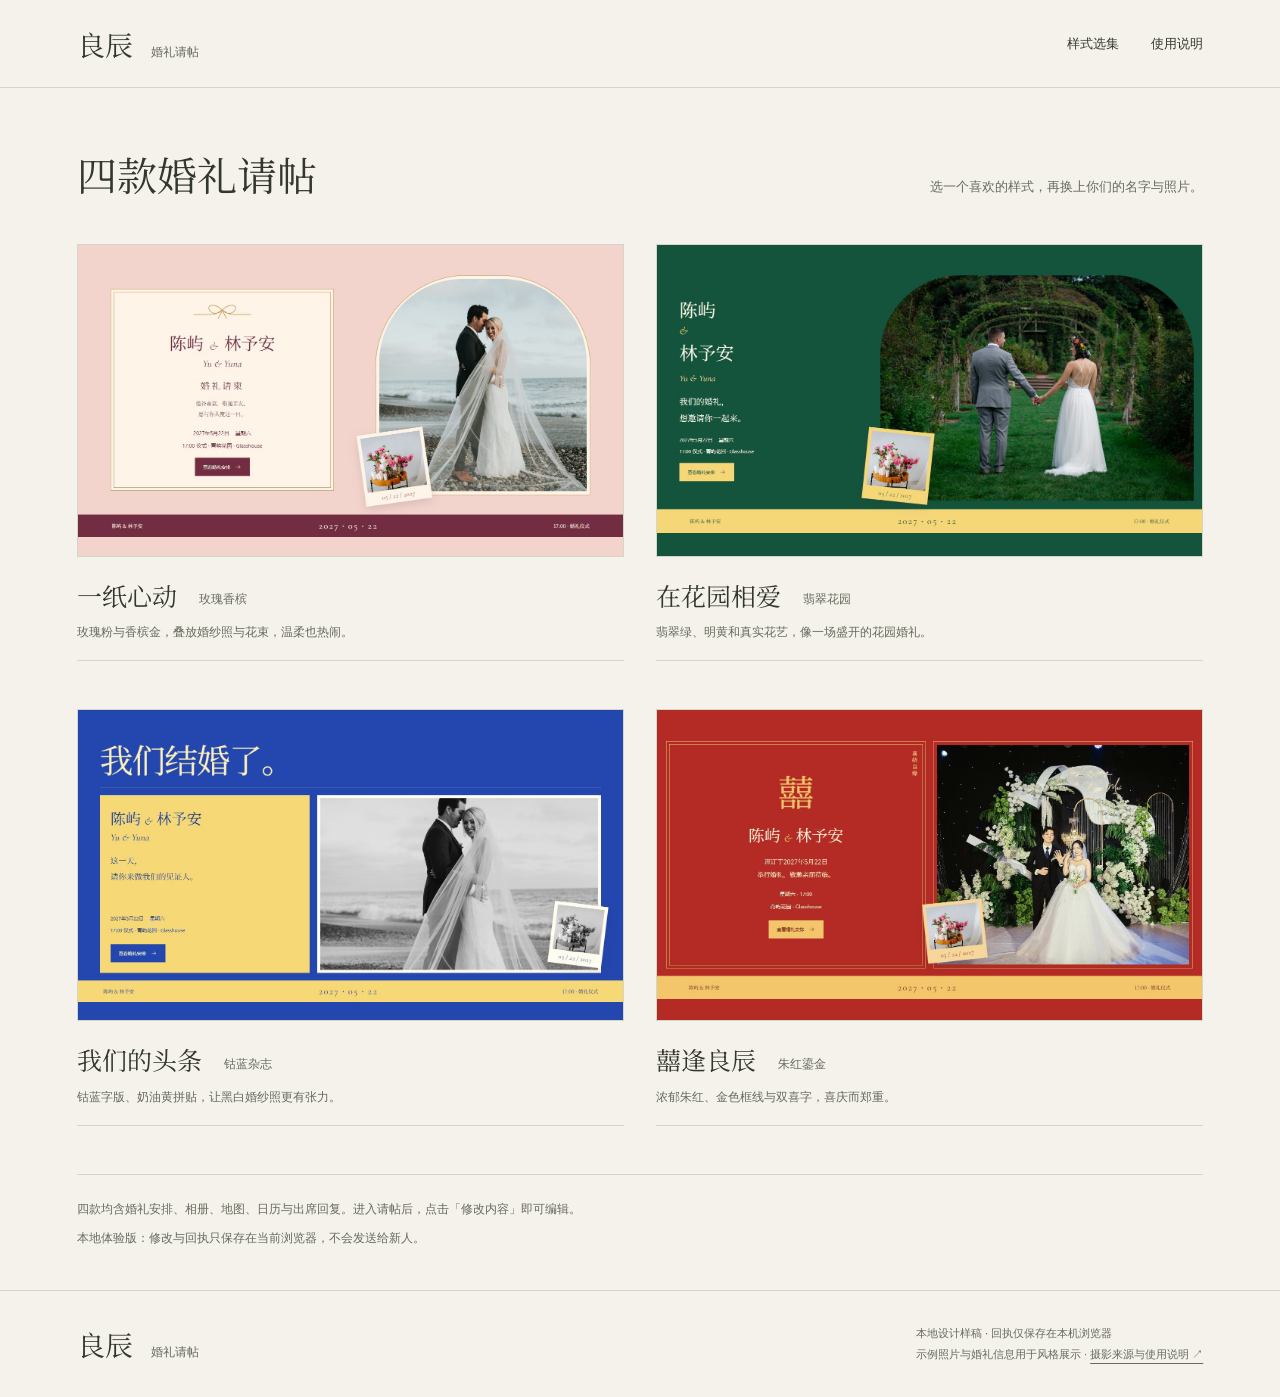
<file: index.html>
<!doctype html>
<html lang="zh-CN"><head><meta charset="utf-8"><meta name="viewport" content="width=device-width,initial-scale=1"><title>良辰 · 四种婚礼邀请</title><meta name="description" content="四款可在本地浏览、编辑和体验的婚礼电子请帖。"><link rel="stylesheet" href="assets/fonts.css"><link rel="stylesheet" href="assets/showroom.css"></head>
<body><a class="skip" href="#collection">跳至样式选集</a>
<header class="masthead"><a class="brand" href="index.html">良辰<span>婚礼请帖</span></a><nav aria-label="主导航"><a href="#collection">样式选集</a><a href="credits.html">使用说明</a></nav></header>
<main><section class="intro"><h1>四款婚礼请帖</h1><p>选一个喜欢的样式，再换上你们的名字与照片。</p></section>
<section class="collection" id="collection"><div class="design-grid">
<a class="design" href="invitation.html?style=ivory"><div class="design-preview ivory-preview"><img src="assets/preview-ivory.jpg" alt="玫瑰香槟款请帖预览" onerror="this.src='assets/portrait.jpg';this.onerror=null"><span class="preview-cta">打开这封邀请 ↗</span></div><div class="design-meta"><div><h2>一纸心动 <span>玫瑰香槟</span></h2><p>玫瑰粉与香槟金，叠放婚纱照与花束，温柔也热闹。</p></div></div></a>
<a class="design" href="invitation.html?style=garden"><div class="design-preview garden-preview"><img src="assets/preview-garden.jpg" alt="翡翠花园款请帖预览" onerror="this.src='assets/walk.jpg';this.onerror=null"><span class="preview-cta">打开这封邀请 ↗</span></div><div class="design-meta"><div><h2>在花园相爱 <span>翡翠花园</span></h2><p>翡翠绿、明黄和真实花艺，像一场盛开的花园婚礼。</p></div></div></a>
<a class="design" href="invitation.html?style=editorial"><div class="design-preview editorial-preview"><img src="assets/preview-editorial.jpg" alt="钴蓝杂志款请帖预览" onerror="this.src='assets/portrait.jpg';this.onerror=null"><span class="preview-cta">打开这封邀请 ↗</span></div><div class="design-meta"><div><h2>我们的头条 <span>钴蓝杂志</span></h2><p>钴蓝字版、奶油黄拼贴，让黑白婚纱照更有张力。</p></div></div></a>
<a class="design" href="invitation.html?style=rouge"><div class="design-preview rouge-preview"><img src="assets/preview-rouge.jpg" alt="朱红鎏金款请帖预览" onerror="this.src='assets/couple.jpg';this.onerror=null"><span class="preview-cta">打开这封邀请 ↗</span></div><div class="design-meta"><div><h2>囍逢良辰 <span>朱红鎏金</span></h2><p>浓郁朱红、金色框线与双喜字，喜庆而郑重。</p></div></div></a>
</div></section>
<aside class="usage-note"><p>四款均含婚礼安排、相册、地图、日历与出席回复。进入请帖后，点击「修改内容」即可编辑。</p><p>本地体验版：修改与回执只保存在当前浏览器，不会发送给新人。</p></aside>
</main><footer><a class="brand" href="index.html">良辰<span>婚礼请帖</span></a><p>本地设计样稿 · 回执仅保存在本机浏览器<br>示例照片与婚礼信息用于风格展示 · <a href="credits.html">摄影来源与使用说明 ↗</a></p></footer></body></html>
</file>
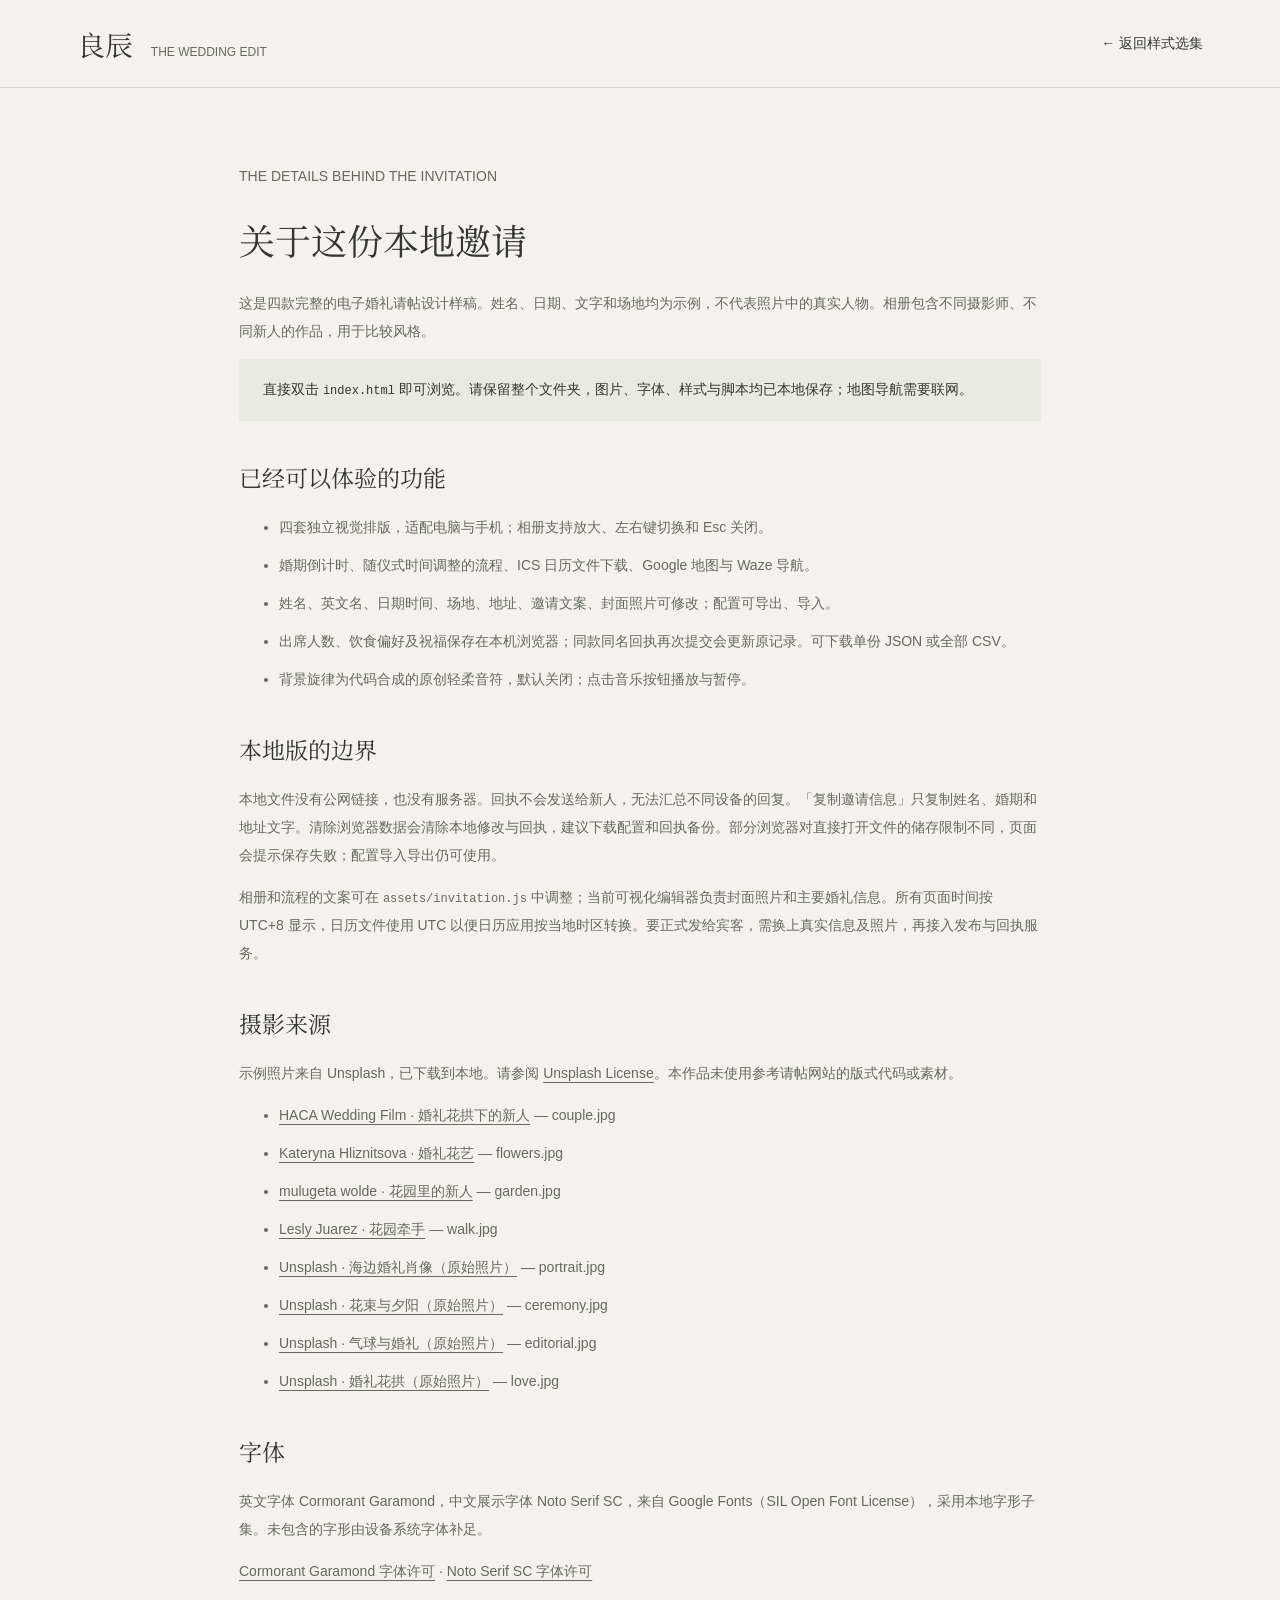
<file: credits.html>
<!doctype html><html lang="zh-CN"><head><meta charset="utf-8"><meta name="viewport" content="width=device-width,initial-scale=1"><title>摄影来源与使用说明 · 良辰</title><link rel="stylesheet" href="assets/fonts.css"><link rel="stylesheet" href="assets/showroom.css"><style>main{max-width:850px;margin:auto;padding:60px 24px}h1{font:36px var(--serif)}h2{font:23px var(--serif);margin-top:40px}p,li{line-height:2;color:#646b5d}main a{text-decoration:underline;text-underline-offset:4px}li{margin-bottom:10px}code{font-size:12px} .note{background:#e9ebdf;padding:18px 24px}</style></head><body><header class="masthead"><a class="brand" href="index.html">良辰<span>THE WEDDING EDIT</span></a><a href="index.html">← 返回样式选集</a></header><main><p class="eyebrow">THE DETAILS BEHIND THE INVITATION</p><h1>关于这份本地邀请</h1><p>这是四款完整的电子婚礼请帖设计样稿。姓名、日期、文字和场地均为示例，不代表照片中的真实人物。相册包含不同摄影师、不同新人的作品，用于比较风格。</p><div class="note">直接双击 <code>index.html</code> 即可浏览。请保留整个文件夹，图片、字体、样式与脚本均已本地保存；地图导航需要联网。</div><h2>已经可以体验的功能</h2><ul><li>四套独立视觉排版，适配电脑与手机；相册支持放大、左右键切换和 Esc 关闭。</li><li>婚期倒计时、随仪式时间调整的流程、ICS 日历文件下载、Google 地图与 Waze 导航。</li><li>姓名、英文名、日期时间、场地、地址、邀请文案、封面照片可修改；配置可导出、导入。</li><li>出席人数、饮食偏好及祝福保存在本机浏览器；同款同名回执再次提交会更新原记录。可下载单份 JSON 或全部 CSV。</li><li>背景旋律为代码合成的原创轻柔音符，默认关闭；点击音乐按钮播放与暂停。</li></ul><h2>本地版的边界</h2><p>本地文件没有公网链接，也没有服务器。回执不会发送给新人，无法汇总不同设备的回复。「复制邀请信息」只复制姓名、婚期和地址文字。清除浏览器数据会清除本地修改与回执，建议下载配置和回执备份。部分浏览器对直接打开文件的储存限制不同，页面会提示保存失败；配置导入导出仍可使用。</p><p>相册和流程的文案可在 <code>assets/invitation.js</code> 中调整；当前可视化编辑器负责封面照片和主要婚礼信息。所有页面时间按 UTC+8 显示，日历文件使用 UTC 以便日历应用按当地时区转换。要正式发给宾客，需换上真实信息及照片，再接入发布与回执服务。</p><h2>摄影来源</h2><p>示例照片来自 Unsplash，已下载到本地。请参阅 <a href="https://unsplash.com/license" target="_blank" rel="noopener">Unsplash License</a>。本作品未使用参考请帖网站的版式代码或素材。</p><ul><li><a href="https://unsplash.com/photos/a-bride-and-groom-stand-before-a-beautiful-wedding-arch-8GCS7MKzub8" target="_blank" rel="noopener">HACA Wedding Film · 婚礼花拱下的新人</a> — couple.jpg</li><li><a href="https://unsplash.com/photos/a-wooden-table-topped-with-vases-filled-with-flowers-X9VFYxRBrow" target="_blank" rel="noopener">Kateryna Hliznitsova · 婚礼花艺</a> — flowers.jpg</li><li><a href="https://unsplash.com/photos/man-and-woman-kissing-on-purple-flower-field-during-daytime-5RSMcIjaK0s" target="_blank" rel="noopener">mulugeta wolde · 花园里的新人</a> — garden.jpg</li><li><a href="https://unsplash.com/photos/man-and-woman-holding-hands-under-arch-near-trees-LaxK_WD5Snk" target="_blank" rel="noopener">Lesly Juarez · 花园牵手</a> — walk.jpg</li><li><a href="https://images.unsplash.com/photo-1537633552985-df8429e8048b" target="_blank" rel="noopener">Unsplash · 海边婚礼肖像（原始照片）</a> — portrait.jpg</li><li><a href="https://images.unsplash.com/photo-1519741497674-611481863552" target="_blank" rel="noopener">Unsplash · 花束与夕阳（原始照片）</a> — ceremony.jpg</li><li><a href="https://images.unsplash.com/photo-1511285560929-80b456fea0bc" target="_blank" rel="noopener">Unsplash · 气球与婚礼（原始照片）</a> — editorial.jpg</li><li><a href="https://images.unsplash.com/photo-1529636798458-92182e662485" target="_blank" rel="noopener">Unsplash · 婚礼花拱（原始照片）</a> — love.jpg</li></ul><h2>字体</h2><p>英文字体 Cormorant Garamond，中文展示字体 Noto Serif SC，来自 Google Fonts（SIL Open Font License），采用本地字形子集。未包含的字形由设备系统字体补足。</p><p><a href="https://github.com/google/fonts/blob/main/ofl/cormorantgaramond/OFL.txt">Cormorant Garamond 字体许可</a> · <a href="https://github.com/google/fonts/blob/main/ofl/notoserifsc/OFL.txt">Noto Serif SC 字体许可</a></p></main></body></html>
</file>
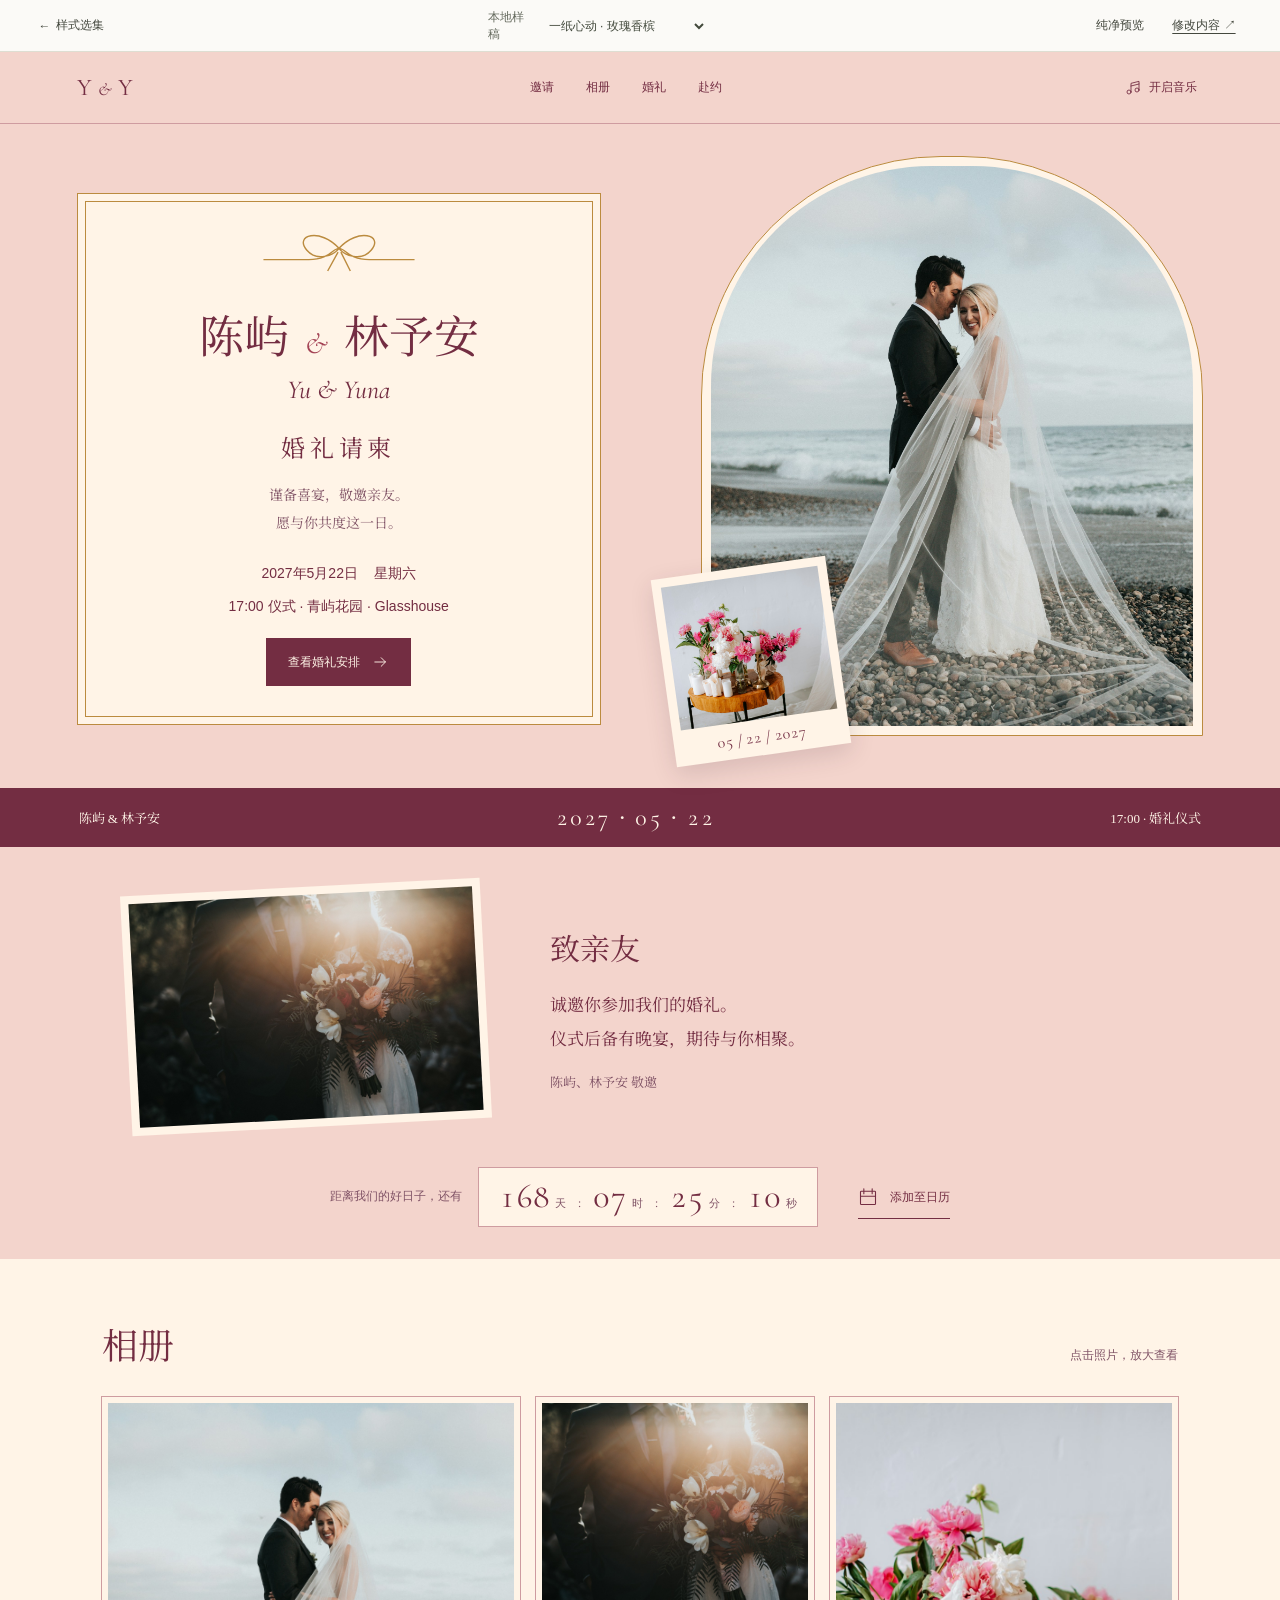
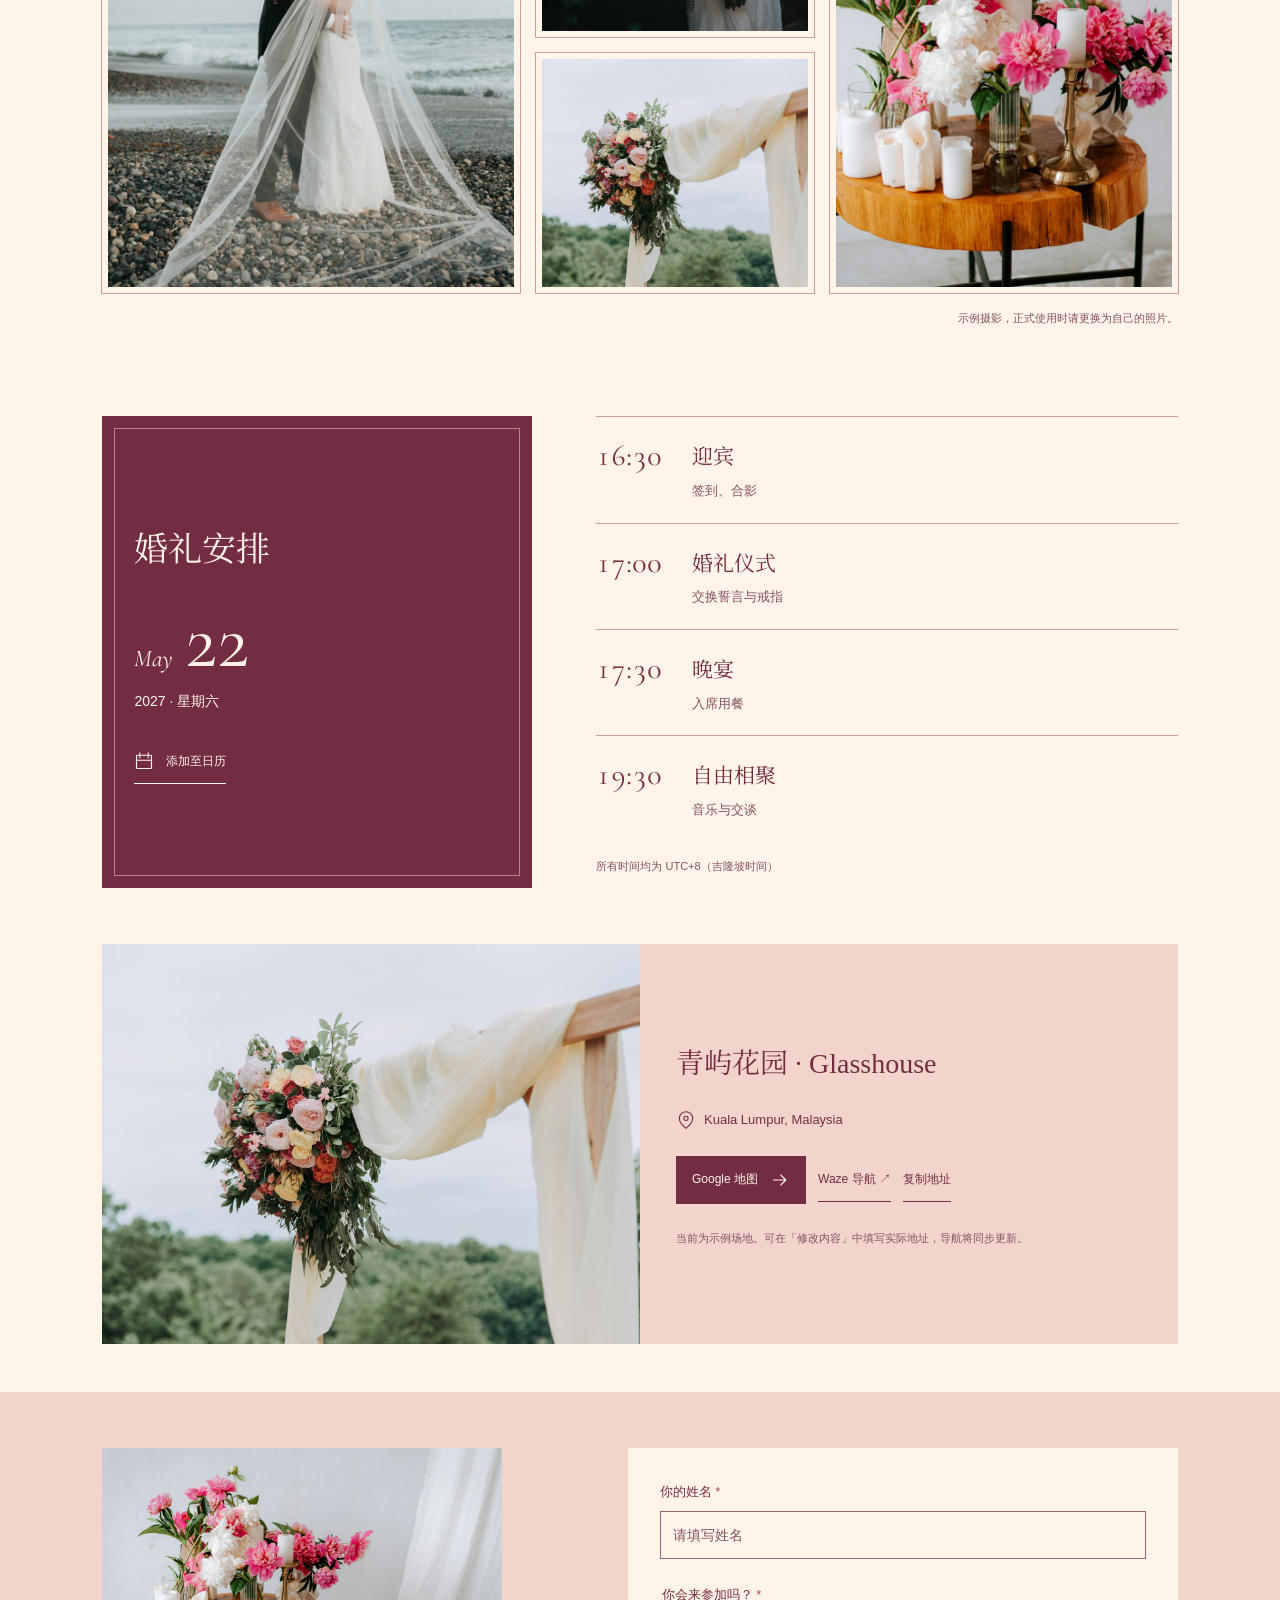
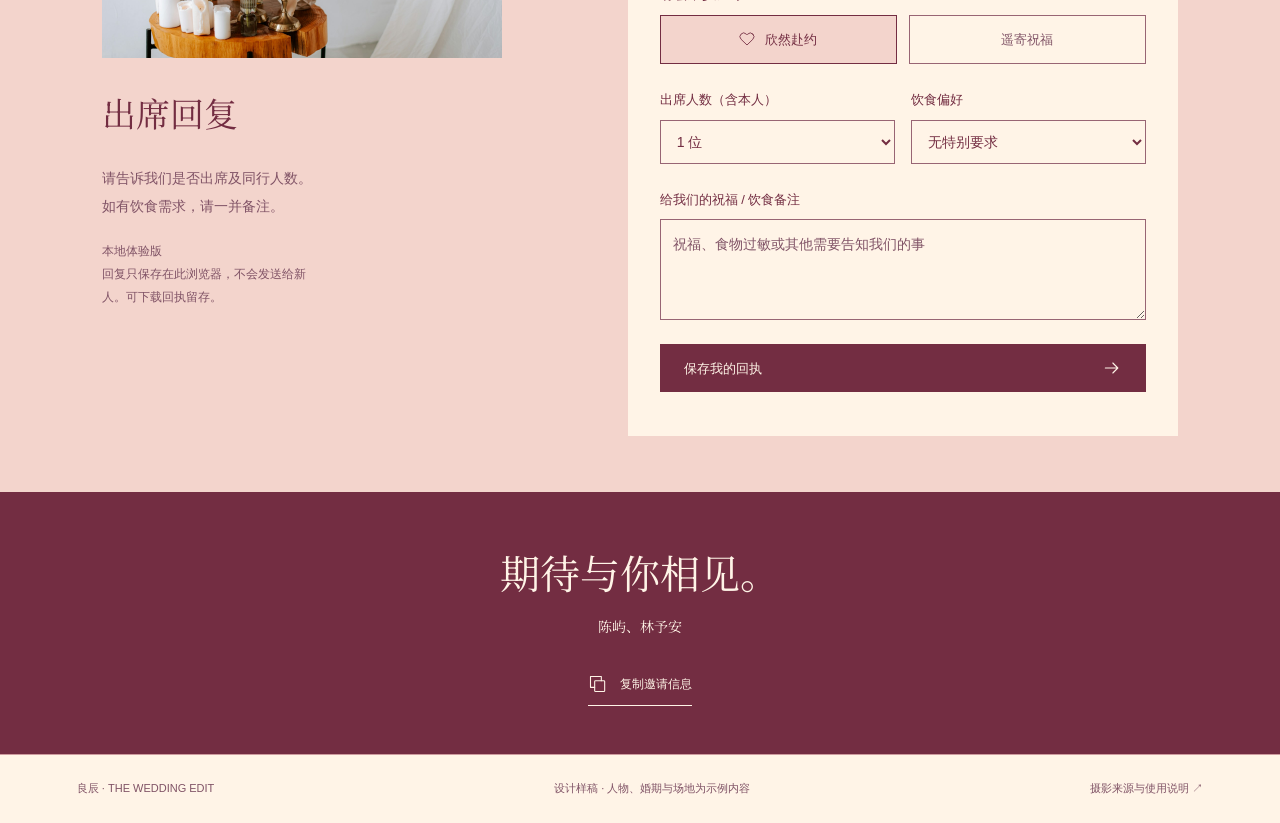
<file: invitation.html>
<!doctype html>
<html lang="zh-CN"><head><meta charset="utf-8"><meta name="viewport" content="width=device-width,initial-scale=1"><title>婚礼邀请 · 良辰</title><meta name="description" content="诚邀您见证我们的婚礼，一起分享这一天的幸福。"><link rel="stylesheet" href="assets/fonts.css"><link rel="stylesheet" href="assets/invitation.css"><link rel="stylesheet" href="assets/celebration.css"><script defer src="assets/invitation.js"></script></head><body><a class="skip" href="#main">跳至请帖正文</a><div id="app"></div><noscript>请启用 JavaScript 以浏览完整请帖。</noscript></body></html>
</file>
<file: assets/fonts.css>
/* Local subsets from Google Fonts. SIL Open Font License. */
@font-face {
  font-family: 'Wedding Serif';
  font-style: normal;
  font-weight: 400;
  font-display: swap;
  src: url(chinese-0.woff2) format('truetype');
}
@font-face {
  font-family: 'Wedding Serif';
  font-style: normal;
  font-weight: 500;
  font-display: swap;
  src: url(chinese-1.woff2) format('truetype');
}
@font-face {
  font-family: 'Wedding Serif';
  font-style: normal;
  font-weight: 600;
  font-display: swap;
  src: url(chinese-2.woff2) format('truetype');
}

@font-face {
  font-family: 'Cormorant';
  font-style: italic;
  font-weight: 400;
  font-display: swap;
  src: url(latin-0.woff2) format('truetype');
}
@font-face {
  font-family: 'Cormorant';
  font-style: normal;
  font-weight: 400;
  font-display: swap;
  src: url(latin-1.woff2) format('truetype');
}
@font-face {
  font-family: 'Cormorant';
  font-style: normal;
  font-weight: 500;
  font-display: swap;
  src: url(latin-2.woff2) format('truetype');
}
</file>
<file: assets/showroom.css>
:root{--paper:#f5f2eb;--ink:#32372f;--muted:#656b5d;--line:#d4d6c9;--serif:'Wedding Serif','Noto Serif SC','SimSun',serif;--latin:'Cormorant',Georgia,serif}*{box-sizing:border-box}html{scroll-behavior:smooth;scrollbar-color:#707c60 var(--paper)}body{margin:0;color:var(--ink);background:var(--paper);font:14px/1.8 'Segoe UI','Microsoft YaHei',sans-serif}::selection{background:#39452f;color:#fff}a{color:inherit;text-decoration:none;text-underline-offset:5px}a:focus-visible{outline:2px solid #826139;outline-offset:6px}.skip{position:fixed;left:16px;top:-100px;background:var(--paper);padding:12px;z-index:20}.skip:focus{top:10px}.masthead{height:88px;padding:0 6%;display:flex;align-items:center;justify-content:space-between;border-bottom:1px solid var(--line)}.brand{font:28px var(--serif);display:flex;align-items:baseline;gap:18px}.brand span{font:12px 'Microsoft YaHei',sans-serif;color:var(--muted)}.masthead nav{display:flex;gap:32px;font-size:13px}.masthead nav a{padding:12px 0}.masthead nav a:hover{text-decoration:underline}.intro{max-width:1600px;margin:auto;padding:56px 6% 40px;display:flex;align-items:baseline;justify-content:space-between;gap:24px}.intro h1{font:40px/1.5 var(--serif);margin:0}.intro>p{font-size:13px;color:var(--muted);margin:0}.collection{padding:0 6% 48px;max-width:1600px;margin:auto;scroll-margin-top:24px}.design-grid{display:grid;grid-template-columns:1fr 1fr;gap:48px 32px}.design-preview{position:relative;overflow:hidden;aspect-ratio:1.75;background:#f3d4cc;border:1px solid var(--line)}.design-preview>img{display:block;width:100%;height:100%;object-fit:contain}.garden-preview{background:#14543c}.editorial-preview{background:#2346af}.rouge-preview{background:#b32b24}.preview-cta{position:absolute;right:16px;bottom:16px;background:var(--paper);padding:10px 16px;font-size:12px;color:var(--ink);opacity:0;transition:opacity .2s}.design:hover .preview-cta,.design:focus-visible .preview-cta{opacity:1}.design-meta{display:flex;justify-content:space-between;align-items:center;padding:20px 0 16px;border-bottom:1px solid var(--line)}.design-meta h2{font:25px/1.5 var(--serif);margin:0 0 8px}.design-meta h2 span{font:12px 'Microsoft YaHei',sans-serif;color:var(--muted);margin-left:16px;vertical-align:middle}.design-meta p:last-child{font-size:12px;color:var(--muted);margin:0}.usage-note{margin:0 6%;padding:24px 0 32px;border-top:1px solid var(--line);color:var(--muted);font-size:12px}.usage-note p{margin:0 0 8px}footer{display:flex;align-items:center;justify-content:space-between;padding:32px 6%;gap:24px;border-top:1px solid var(--line)}footer p{font-size:11px;color:var(--muted);line-height:1.9;margin:0}footer p a{text-decoration:underline}
@media(max-width:800px){.masthead{height:76px}.intro{padding:40px 6% 32px;display:block}.intro h1{font-size:34px;margin-bottom:12px}.design-meta h2{font-size:23px}.design-meta h2 span{display:block;margin:8px 0 0}.design-meta p:last-child{font-size:12px}.design-grid{gap:32px 24px}}
@media(max-width:560px){.masthead nav{gap:20px;font-size:12px}.brand{font-size:25px;gap:10px}.brand span{display:none}.intro{padding:32px 6%}.intro h1{font-size:30px}.intro>p{font-size:12px;max-width:26ch}.design-grid{grid-template-columns:1fr;gap:32px}.design-meta h2 span{display:inline;margin-left:12px}.preview-cta{opacity:1;font-size:11px;padding:8px 12px;right:10px;bottom:10px}.design-meta{padding-top:16px}.usage-note{font-size:12px}footer{align-items:start;flex-direction:column;gap:16px}}
@media(prefers-reduced-motion:reduce){html{scroll-behavior:auto}*{transition:none!important}}
</file>
<file: assets/invitation.css>
:root{--paper:#f6f2e9;--ink:#35382f;--muted:#66685e;--accent:#806641;--line:#d5cebe;--soft:#ebe6d9;--field-line:#858778;--serif:'Wedding Serif','Noto Serif SC','SimSun',serif;--latin:'Cormorant',Georgia,serif;--sans:'Segoe UI','Microsoft YaHei',sans-serif}
*{box-sizing:border-box}html{scroll-behavior:smooth;scroll-padding-top:100px;scrollbar-color:var(--accent) var(--paper)}body{margin:0;background:var(--paper);color:var(--ink);font:14px/1.8 var(--sans)}body:has(dialog[open]){overflow:hidden}::selection{background:var(--ink);color:var(--paper)}a{color:inherit;text-decoration:none;text-underline-offset:5px}button,input,select,textarea{font:inherit;color:inherit;caret-color:var(--accent)}button{cursor:pointer;border:0;background:none}button,a,input,select,textarea{-webkit-tap-highlight-color:transparent}:focus-visible{outline:2px solid var(--accent);outline-offset:5px}button:disabled{cursor:wait;opacity:.55}img{display:block;max-width:100%}figure{margin:0}h1,h2,h3,p{margin-top:0}h1,h2,h3{font-family:var(--serif);font-weight:400;text-wrap:balance}h2{font-size:30px;line-height:1.6;margin-bottom:24px}svg{flex-shrink:0;vertical-align:middle}.sr-only{position:absolute;width:1px;height:1px;overflow:hidden;clip:rect(0,0,0,0);white-space:nowrap}.skip{position:fixed;top:-100px;left:16px;padding:12px 24px;z-index:300;background:var(--paper)}.skip:focus{top:12px}
.button{background:var(--ink);color:var(--paper);display:inline-flex;justify-content:center;align-items:center;gap:24px;min-height:48px;padding:12px 24px;font-size:13px;transition:background .2s}.button:hover{background:var(--accent)}.text-button,.hero-link{display:inline-flex;align-items:center;justify-content:center;gap:12px;min-height:44px;padding:8px 0;border-bottom:1px solid currentColor;font-size:12px;cursor:pointer;line-height:1.5}.text-button:hover,.hero-link:hover{color:var(--accent)}.hero-link svg{width:17px}
.studio-bar{height:52px;display:flex;align-items:center;justify-content:space-between;padding:0 3%;background:#fbfaf7;color:#44483e;border-bottom:1px solid #deded2;font:12px var(--sans);gap:16px}.studio-bar>a{min-height:44px;display:flex;align-items:center;gap:6px}.studio-center{display:flex;align-items:center;gap:8px;color:#64695d}.sample-dot{display:none}.studio-bar select{border:0;background:transparent;padding:8px 12px;font:12px var(--sans);max-width:250px;color:#42493c}.studio-actions{display:flex;align-items:center;gap:16px}.studio-actions button{font-size:12px;min-height:44px;white-space:nowrap}.studio-actions .edit-button{text-decoration:underline;text-underline-offset:4px}.exit-preview{display:none;position:fixed;top:10px;left:10px;z-index:99;background:var(--paper);color:var(--ink);font-size:12px;padding:12px 16px;border:1px solid var(--line)}.clean-preview .studio-bar{display:none}.clean-preview .exit-preview{display:block}
.invite-nav{position:sticky;top:0;z-index:4;height:72px;display:flex;align-items:center;justify-content:space-between;padding:0 6%;background:var(--paper);border-bottom:1px solid var(--line);gap:24px}.invite-mark{font:24px var(--latin)}.invite-mark i{font-size:18px}.invite-nav nav{display:flex;gap:32px;font-size:12px}.invite-nav nav a{padding:12px 0}.invite-nav nav a:hover{text-decoration:underline}.music-button{display:flex;gap:8px;align-items:center;font-size:12px;min-height:44px}.music-button svg{width:16px}.music-button[aria-pressed=true]{color:var(--accent)}
.hero{position:relative;max-width:1600px;margin:auto}.hero h1{font-size:clamp(32px,3.7vw,56px);line-height:1.6;margin-bottom:4px;overflow-wrap:anywhere}.hero h1 i{font:italic 30px var(--latin);padding:0 16px;color:var(--accent)}.hero-copy{min-width:0}.english-names{font:italic 26px var(--latin);margin:0;overflow-wrap:anywhere}.hero-invitation{font:16px/2 var(--serif);margin:32px 0}.hero-details{font-size:13px;line-height:1.9;margin:40px 0 18px}.hero-details p{margin-bottom:6px}.hero-details span{margin-left:16px}.hero-details time{font-variant-numeric:tabular-nums}.ivory-hero{display:grid;grid-template-columns:1.1fr 1fr;gap:10%;align-items:center;padding:70px 10% 80px}.ivory-hero .hero-copy{text-align:left}.invitation-title{margin:32px 0 0;font:20px var(--serif);letter-spacing:.2em}.ivory-hero .hero-invitation{margin:18px 0 32px;color:var(--muted);font-size:14px}.arch-photo{width:100%;max-width:450px;justify-self:end}.arch-photo>img{width:100%;height:560px;object-fit:cover;object-position:center 44%;border-radius:220px 220px 0 0}
.section{padding:88px 8%;max-width:1440px;margin:auto}.welcome{padding-top:72px;padding-bottom:56px}.welcome-inner{max-width:720px;margin:auto;text-align:center}.welcome h2{font-size:26px;margin-bottom:24px}.welcome-text{font:16px/2.2 var(--serif);color:var(--ink);overflow-wrap:anywhere}.signature{font:13px var(--serif);margin:24px 0 0;color:var(--muted)}.countdown-band{margin:0 auto;max-width:760px;padding:24px 24px 56px;display:flex;flex-wrap:wrap;align-items:center;justify-content:center;gap:16px}.countdown-band>p{width:100%;text-align:center;font-size:12px;color:var(--muted);margin:0}.countdown{display:flex;align-items:baseline;justify-content:center;gap:12px}.countdown>div{display:flex;align-items:baseline;gap:5px}.countdown strong{font:28px/1 var(--latin);font-variant-numeric:tabular-nums}.countdown span{font-size:11px;color:var(--muted)}.countdown>i{font:16px var(--latin);color:var(--muted)}.countdown-band .text-button{margin-left:24px;font-size:12px}
.section-heading{display:flex;justify-content:space-between;align-items:baseline;gap:24px;margin-bottom:32px}.section-heading h2{margin:0}.section-heading>p{font-size:12px;color:var(--muted);margin:0}.moments{border-top:1px solid var(--line)}.photo-grid{display:grid;grid-template-columns:1fr 1fr;grid-template-rows:300px 280px;gap:20px}.photo-tile{position:relative;overflow:hidden;padding:0;background:var(--soft)}.photo-tile>img{width:100%;height:100%;object-fit:cover}.photo-0{grid-row:span 2}.photo-2{display:none}.photo-caption{position:absolute;bottom:0;left:0;right:0;display:flex;align-items:center;justify-content:space-between;color:#fff;background:#20221bbb;padding:10px 16px;font-size:12px;opacity:0;transition:opacity .2s}.photo-tile:hover .photo-caption,.photo-tile:focus-visible .photo-caption{opacity:1}.photo-caption svg{width:16px}.gallery-note{text-align:right;font-size:11px;color:var(--muted);margin:16px 0 0}
.wedding-day{padding-top:24px}.day-grid{display:grid;grid-template-columns:1fr 1.25fr;gap:12%;align-items:start}.day-intro h2{margin-bottom:24px}.big-date{margin-bottom:12px}.big-date>span{display:inline;font:italic 24px var(--latin);color:var(--muted)}.big-date strong{font:64px/1.2 var(--latin);margin-left:12px}.big-date p{font-size:12px}.schedule-row{display:grid;grid-template-columns:72px 1fr;gap:24px;padding:20px 0;border-top:1px solid var(--line)}.schedule-time{font:26px var(--latin);font-variant-numeric:tabular-nums}.schedule-row h3{font-size:18px;margin:0 0 4px}.schedule-row p{font-size:13px;color:var(--muted);margin-bottom:0}.timezone-note{font-size:11px;color:var(--muted);margin-top:16px}
.venue-section{display:grid;grid-template-columns:1fr 1fr;gap:6%;align-items:center;max-width:1440px;margin:auto;padding:0 8% 88px}.venue-photo{height:400px}.venue-photo>img{width:100%;height:100%;object-fit:cover}.venue-copy h2{font-size:28px;overflow-wrap:anywhere}.venue-address{font-size:13px;display:flex;gap:8px;align-items:center;overflow-wrap:anywhere;margin-bottom:24px}.venue-actions{display:flex;align-items:center;flex-wrap:wrap;gap:16px}.venue-actions .button{padding:12px 16px;font-size:12px;gap:12px}.venue-note{font-size:11px;line-height:1.9;color:var(--muted);margin:24px 0 0;max-width:40ch}
.rsvp-section{border-top:1px solid var(--line)}.rsvp-grid{display:grid;grid-template-columns:.9fr 1.1fr;gap:12%}.rsvp-copy>p{font-size:14px;color:var(--muted);line-height:2}.local-note{margin-top:32px;font-size:12px;color:var(--muted);max-width:34ch;line-height:1.9}.local-note span{font-size:12px}form label,form legend{display:block;font-size:13px;margin-bottom:8px}form label span,form legend span{color:var(--accent)}input:not([type=radio]):not([type=file]),select,textarea{display:block;width:100%;padding:12px;background:transparent;border:1px solid var(--field-line);border-radius:0;font-size:14px;min-width:0}::placeholder{color:var(--muted);opacity:1}textarea{resize:vertical;min-height:100px}input:not([type=radio]):not([type=file]){height:48px}form>input,form>textarea{margin-bottom:24px}fieldset{border:0;padding:0;margin:24px 0}.attendance-options{display:flex;gap:12px}.attendance-options>label{flex:1;margin:0;cursor:pointer}.attendance-options input{position:absolute;opacity:0;width:1px;height:1px}.attendance-options label>span{border:1px solid var(--field-line);display:flex;align-items:center;justify-content:center;gap:10px;color:var(--muted);padding:12px 8px;min-height:48px;font-size:13px}.attendance-options label>span svg{width:16px}.attendance-options input:checked+span{border-color:var(--ink);color:var(--ink);background:var(--soft)}.attendance-options input:focus-visible+span{outline:2px solid var(--accent);outline-offset:3px}.form-row{display:grid;grid-template-columns:1fr 1fr;gap:16px;margin-bottom:24px}.form-row[hidden]{display:none}.submit-button{width:100%;justify-content:space-between}.form-status{font-size:12px;line-height:1.9;margin:12px 0 0;color:var(--ink)}#download-reply[hidden]{display:none}
.closing{text-align:center;padding:64px 24px;border-top:1px solid var(--line)}.closing h2{font-size:32px;margin-bottom:12px}.closing>p{font:14px var(--serif)}.closing .text-button{margin-top:12px}.invite-footer{border-top:1px solid var(--line);padding:24px 6%;display:flex;justify-content:space-between;align-items:center;font-size:11px;color:var(--muted);gap:16px}.invite-footer p{margin:0}.toast{position:fixed;bottom:24px;left:50%;transform:translateX(-50%);background:#30372f;color:#fff;padding:12px 24px;font-size:13px;max-width:min(90vw,500px);width:max-content;z-index:1000;opacity:0;pointer-events:none;transition:opacity .2s}.toast.show{opacity:1}
dialog{border:0;background:var(--paper);color:var(--ink);padding:40px;max-width:calc(100vw - 32px);max-height:90dvh;box-shadow:0 20px 80px #0004}dialog::backdrop{background:#161b16b8}.dialog-close{position:absolute;right:16px;top:12px;padding:10px;z-index:2;min-width:44px;min-height:44px}.editor-dialog{width:600px;padding:48px}.editor-dialog h2,.replies-dialog h2{font-size:26px;margin-bottom:16px}.editor-hint{font-size:12px;line-height:1.9;color:var(--muted);margin-bottom:24px}.editor-dialog form input[type=file]{font-size:12px;max-width:100%;padding:8px 0;margin-bottom:8px}.editor-dialog form input[type=file]::file-selector-button{background:var(--soft);color:var(--ink);border:0;padding:12px 16px;cursor:pointer;margin-right:12px}.editor-dialog .save-button{width:100%;margin-top:24px}.editor-tools{display:flex;gap:16px;flex-wrap:wrap;margin-top:24px;border-top:1px solid var(--line);padding-top:16px}.editor-tools .text-button{font-size:12px}.import-label input{position:absolute;width:1px;height:1px;opacity:0}.import-label:focus-within{outline:2px solid var(--accent);outline-offset:3px}.replies-dialog{width:650px}.reply{padding:24px 0;border-top:1px solid var(--line)}.reply h3{font-size:18px;margin-bottom:8px}.reply h3 span{font:12px var(--sans);color:var(--muted);float:right}.reply p{font-size:12px;color:var(--muted);margin-bottom:8px}.reply blockquote{font:14px/1.8 var(--serif);margin:0;white-space:pre-wrap;overflow-wrap:anywhere}.empty-state{font-size:14px;padding:32px 0;color:var(--muted)}.lightbox{padding:0;background:transparent;color:white;box-shadow:none;width:100vw;max-width:100vw;height:100dvh;max-height:100dvh;overflow:hidden}.lightbox::backdrop{background:#151713f5}.lightbox[open]{display:flex;align-items:center;justify-content:center;gap:24px}.lightbox figure{max-width:80vw;display:flex;align-items:center;flex-direction:column}.lightbox img{max-height:80dvh;max-width:80vw;object-fit:contain}.lightbox figcaption{font-size:13px;padding-top:16px}.photo-prev,.photo-next{font-size:28px;padding:12px;min-width:48px}.lightbox .dialog-close{position:fixed;top:16px;right:24px;color:white}
/* Garden: a photograph and its facing page. */
.garden{--paper:#f3f4ea;--ink:#354934;--muted:#59684f;--accent:#526c3c;--line:#c5cfb9;--soft:#e1e8d5;--field-line:#7d896c}.garden-hero{display:grid;grid-template-columns:.85fr 1.15fr;background:var(--ink);color:var(--paper)}.garden-hero .hero-copy{padding:64px 12%;align-self:center}.garden-hero h1{font-size:44px}.garden-hero h1>span{display:block}.garden-hero h1 i{display:block;color:#d5dcbf;font-size:30px;padding:0;line-height:1.2}.garden-hero .english-names{font-size:24px;color:#dfe5cc;margin-top:16px}.garden-hero .hero-invitation{font-size:18px;margin-top:40px}.garden-hero .hero-details{font-size:12px;margin-top:40px;color:#e2e8d4}.garden-hero .hero-link:hover{color:#d0ddad}.garden-photo{min-width:0;height:680px}.garden-photo img{height:100%;width:100%;object-fit:cover;object-position:center 58%}.garden .welcome-inner{display:grid;grid-template-columns:1fr 2fr;column-gap:40px;text-align:left;max-width:900px}.garden .welcome h2{grid-row:span 2}.garden .signature{margin-top:8px}.garden .photo-grid{grid-template-columns:1.25fr 1fr 1fr;grid-template-rows:400px}.garden .photo-0{grid-row:auto}.garden .photo-1{display:none}.garden .photo-2{display:block}.garden .photo-3{align-self:end;height:82%}.garden .day-grid{grid-template-columns:1fr 1.5fr}.garden .closing{background:var(--soft)}
/* Editorial: language and photographs, with the rules of a printed spread. */
.editorial{--paper:#f5f4f0;--ink:#242424;--muted:#62625c;--accent:#42423c;--line:#c5c4bb;--soft:#e7e6df;--field-line:#888982}.editorial-hero{padding:36px 7% 72px}.editorial-mast{font:88px/1.35 var(--serif);letter-spacing:-.03em;border-bottom:1px solid var(--ink);padding-bottom:24px}.editorial-cover{display:grid;grid-template-columns:.8fr 1.2fr;gap:8%;padding-top:36px}.editorial-cover .hero-copy{display:flex;flex-direction:column;align-items:flex-start;padding-top:20px}.editorial-cover h1{font-size:38px}.editorial-cover h1 i{font-size:28px;padding:0 10px}.editorial-cover .hero-invitation{font-size:20px;margin:40px 0}.editorial-cover .hero-details{margin-top:auto;font-size:12px}.editorial-photo{height:470px}.editorial-photo>img{height:100%;width:100%;object-fit:cover;filter:grayscale(1);object-position:center 40%}.editorial .welcome-inner{text-align:left;max-width:900px;display:grid;grid-template-columns:1fr 2fr;gap:0 40px}.editorial .welcome h2{grid-row:span 2}.editorial .signature{margin-top:8px}.editorial .photo-grid{grid-template-columns:1.2fr .8fr 1fr;grid-template-rows:440px;gap:24px}.editorial .photo-0{grid-row:auto}.editorial .photo-1{height:75%;align-self:center}.editorial .photo-2{display:none}.editorial .photo-grid img,.editorial .venue-photo img{filter:grayscale(1)}.editorial .rsvp-section{border-top-color:var(--ink)}.editorial .closing{text-align:left;padding-left:8%}.editorial .closing h2{font-size:40px}
/* Rouge: Chinese type and one portrait. */
.rouge{--paper:#f5ecdd;--ink:#6f2c27;--muted:#785f4c;--accent:#875b2d;--line:#d1bda3;--soft:#eaddc6;--field-line:#97775d}.rouge .invite-mark{font:24px var(--serif)}.rouge-hero{display:grid;grid-template-columns:1fr 1fr;background:#842b27;color:#f5e7cf}.rouge-copy{position:relative;padding:48px 11% 64px}.double-happiness{font:96px/1.3 var(--serif);color:#e4c393;margin:0 0 32px}.rouge-hero h1{font-size:40px}.rouge-hero h1 i{color:#e4c393;font-size:28px;padding:0 10px}.rouge-hero .hero-invitation{font-size:16px;margin:24px 0 32px}.rouge-hero .hero-details{margin:32px 0 16px;font-size:13px}.rouge-hero .hero-link:hover{color:#e4c393}.rouge-imprint{position:absolute;right:24px;top:56px;writing-mode:vertical-rl;font:14px var(--serif);letter-spacing:.25em;color:#e4c393}.rouge-image{min-height:650px}.rouge-image>img{width:100%;height:100%;object-fit:cover;object-position:center 48%}.rouge .welcome-inner{text-align:left;width:fit-content;max-width:720px;padding:12px 48px;border-left:1px solid var(--line)}.rouge .welcome h2{font-size:30px}.rouge .signature{text-align:right}.rouge .photo-grid{grid-template-columns:1.1fr .9fr;grid-template-rows:280px 280px;gap:24px}.rouge .closing{background:#842b27;color:#f5e7cf;border:0}.rouge .closing .text-button:hover{color:#e4c393}
@media(min-width:1600px){.hero h1{font-size:56px}}
@media(max-width:1000px){.ivory-hero{padding:56px 7%;gap:7%}.arch-photo>img{height:480px}.hero h1{font-size:36px}.hero h1 i{padding:0 8px}.section{padding:64px 6%}.photo-grid{grid-template-rows:260px 240px}.day-grid,.rsvp-grid{gap:8%}.venue-section{padding:0 6% 64px}.venue-photo{height:360px}.venue-copy h2{font-size:25px}.garden-photo{height:650px}.garden-hero .hero-copy{padding:48px 10%}.garden-hero h1{font-size:38px}.garden .photo-grid{grid-template-rows:340px}.editorial-mast{font-size:72px}.editorial-cover{gap:6%}.editorial-cover h1{font-size:30px}.editorial-photo{height:450px}.editorial .photo-grid{grid-template-rows:360px}.rouge-copy{padding:40px 9% 48px}.rouge-image{min-height:620px}.rouge-hero h1{font-size:32px}}
@media(max-width:760px){html{scroll-padding-top:84px}.studio-bar{padding:0 16px;gap:8px}.studio-center>span{display:none}.studio-bar select{max-width:175px;padding:8px 0;font-size:11px}.studio-actions{gap:8px}.studio-actions #clean-button{display:none}.studio-actions .edit-button{padding:8px 0;font-size:11px}.studio-bar>a{font-size:11px}.invite-nav{height:64px;padding:0 6%;gap:12px}.invite-nav nav{gap:24px;font-size:12px}.invite-mark{font-size:22px}.music-button span{display:none}.music-button{padding:10px 8px}.hero h1{font-size:32px}.hero h1 i{font-size:25px;padding:0 8px}.english-names{font-size:24px}.hero-invitation{font-size:15px}.hero-details{font-size:12px}.hero-details span{margin-left:10px}.ivory-hero{grid-template-columns:1fr;padding:48px 8% 56px;gap:40px}.ivory-hero .hero-copy{text-align:center}.invitation-title{margin-top:28px;font-size:18px}.ivory-hero .hero-invitation{margin-top:12px;margin-bottom:24px}.ivory-hero .hero-details{margin-top:24px}.arch-photo{max-width:340px;width:100%;justify-self:center}.arch-photo>img{height:420px}.section{padding:48px 7%}h2{font-size:26px}.welcome h2{font-size:24px}.welcome-text{font-size:15px;line-height:2.1}.signature{font-size:12px}.countdown-band{padding:8px 7% 40px;gap:12px}.countdown{gap:9px}.countdown strong{font-size:27px}.countdown span{font-size:11px}.countdown-band .text-button{margin:4px 0 0}.section-heading{display:flex;gap:16px;margin-bottom:24px}.section-heading h2{font-size:26px}.section-heading>p{font-size:11px}.photo-grid{grid-template-columns:1fr 1fr;grid-template-rows:220px 200px;gap:12px}.photo-0{grid-column:1;grid-row:span 2}.photo-1{grid-column:2;grid-row:1}.photo-3{grid-column:2;grid-row:2}.photo-caption{font-size:11px;padding:8px 10px;opacity:1}.gallery-note{font-size:11px;text-align:left}.day-grid{grid-template-columns:1fr;gap:32px}.day-intro h2{margin-bottom:16px}.big-date{display:flex;flex-wrap:wrap;align-items:baseline;gap:0 10px;margin:0}.big-date strong{font-size:48px;margin:0}.big-date>span{font-size:24px}.big-date p{font-size:12px;margin:0 0 0 8px}.schedule-row{grid-template-columns:58px 1fr;gap:24px;padding:18px 0}.schedule-time{font-size:24px}.schedule-row h3{font-size:17px}.schedule-row p{font-size:13px}.timezone-note{font-size:11px}.venue-section{grid-template-columns:1fr;gap:28px;padding:0 7% 48px}.venue-photo{height:280px}.venue-copy h2{font-size:25px;margin-bottom:16px}.venue-address{font-size:13px}.venue-note{margin-top:20px;max-width:none}.venue-actions{gap:16px}.rsvp-grid{grid-template-columns:1fr;gap:32px}.rsvp-copy h2{font-size:27px;margin-bottom:16px}.rsvp-copy>p{font-size:14px}.local-note{max-width:none;margin-top:24px}.closing{padding:48px 24px}.closing h2{font-size:28px}.invite-footer{flex-direction:column;padding:24px 7%;gap:12px;font-size:11px;text-align:center}.garden-hero{grid-template-columns:1fr}.garden-photo{order:-1;height:400px}.garden-hero .hero-copy{padding:32px 8% 40px}.garden-hero h1{font-size:32px}.garden-hero h1>span,.garden-hero h1 i{display:inline}.garden-hero h1 i{font-size:24px;padding:0 10px}.garden-hero .english-names{margin-top:4px;font-size:24px}.garden-hero .hero-invitation{font-size:16px;margin:24px 0}.garden-hero .hero-details{margin-top:24px}.garden .welcome-inner,.editorial .welcome-inner{display:block}.garden .photo-grid{grid-template-columns:1fr 1fr;grid-template-rows:290px 220px;gap:12px}.garden .photo-0{grid-column:1/-1;grid-row:1}.garden .photo-2{grid-column:1;grid-row:2}.garden .photo-3{grid-column:2;grid-row:2;height:100%}.garden .day-grid{grid-template-columns:1fr}.editorial-hero{padding:24px 7% 48px}.editorial-mast{font-size:42px;padding-bottom:20px}.editorial-cover{grid-template-columns:1fr;gap:28px;padding-top:24px}.editorial-cover .hero-copy{padding:0}.editorial-cover h1{font-size:30px}.editorial-cover .hero-invitation{margin:24px 0;font-size:17px}.editorial-cover .hero-details{margin:0 0 12px}.editorial-photo{height:430px}.editorial .photo-grid{grid-template-columns:1fr 1fr;grid-template-rows:280px 210px;gap:12px}.editorial .photo-0{grid-column:1/-1;grid-row:1}.editorial .photo-1{grid-column:1;grid-row:2;height:100%}.editorial .photo-3{grid-column:2;grid-row:2}.editorial .closing{padding-left:7%}.editorial .closing h2{font-size:30px}.rouge-hero{grid-template-columns:1fr}.rouge-copy{padding:40px 9% 48px}.double-happiness{font-size:88px;margin-bottom:32px}.rouge-hero h1{font-size:32px}.rouge-hero .hero-invitation{font-size:15px}.rouge-imprint{right:8%;top:48px;font-size:13px}.rouge-image{min-height:0;height:490px}.rouge .welcome-inner{padding:0;border:0}.rouge .welcome h2{font-size:26px}.rouge .photo-grid{grid-template-columns:1fr 1fr;grid-template-rows:240px 220px;gap:12px}.editor-dialog,.replies-dialog{padding:48px 24px 32px}.editor-dialog h2{font-size:24px}.editor-dialog .form-row{gap:12px}.lightbox[open]{gap:0}.lightbox figure{max-width:100vw}.lightbox img{max-width:100vw;max-height:76dvh}.lightbox figcaption{font-size:12px}.photo-prev,.photo-next{position:fixed;bottom:24px;background:#30332d;width:56px;padding:4px}.photo-prev{left:calc(50% - 72px)}.photo-next{right:calc(50% - 72px)}}
@media(max-width:380px){.studio-bar>a span{display:none}.studio-bar select{max-width:172px}.invite-nav nav{gap:16px}.hero h1,.garden-hero h1,.rouge-hero h1{font-size:28px}.hero h1 i,.garden-hero h1 i{padding:0 6px}.arch-photo>img{height:370px}.countdown{gap:7px}.countdown>div{gap:3px}.countdown strong{font-size:25px}.section-heading>p{font-size:10px}.editorial-mast{font-size:36px}.editorial-cover h1{font-size:28px}.form-row{gap:12px}}
@media(prefers-reduced-motion:reduce){html{scroll-behavior:auto}*,*:before,*:after{animation:none!important;transition:none!important}}
@media print{.studio-bar,.invite-nav,.exit-preview,.music-button,.editor-dialog,.replies-dialog,.toast{display:none!important}.section{break-inside:avoid}.hero{break-after:page}.button,.text-button,.hero-link{display:none}body{print-color-adjust:exact;-webkit-print-color-adjust:exact}}
.photo-prev svg{transform:rotate(180deg)}
@media(min-width:761px){.rouge-image{height:680px;min-height:0}}
</file>
<file: assets/celebration.css>
/* A fuller, more colourful celebration. Shared behaviours stay in invitation.css. */
:root{--paper:#fff4e7;--ink:#732d42;--muted:#805366;--accent:#a44355;--line:#ce9ca0;--soft:#f3d4cc;--field-line:#986574;--frame:#bb8b3f}
.hero-photo-composition{position:relative;min-width:0}
.floral-inset{position:absolute;width:176px;padding:9px 9px 0;background:#fff4e7;bottom:24px;left:-48px;z-index:2;transform:rotate(-7deg);box-shadow:0 8px 24px #3e243526}
.floral-inset img{width:100%;height:144px;object-fit:cover;object-position:22% center}
.floral-inset figcaption{text-align:center;padding:8px 0;font:16px var(--latin);color:#732d42;font-variant-numeric:tabular-nums}
.date-strip{grid-column:1/-1;display:flex;align-items:center;justify-content:space-between;gap:20px;padding:17px 6%;background:var(--ink);color:var(--paper);font:13px var(--serif);position:relative;z-index:1}
.date-strip time{font:24px var(--latin);font-variant-numeric:tabular-nums;letter-spacing:.08em}
.hero h1{font-size:clamp(35px,3.7vw,54px)}
.hero-details{margin-top:26px;font-size:14px}
.hero-link{padding:12px 22px;min-height:48px;background:var(--ink);color:var(--paper);border:0}
.hero-link:hover{background:var(--accent);color:var(--paper)}
.ribbon-flourish{display:block;width:170px;height:44px;color:var(--frame);margin:0 auto 22px}
.section{padding-top:56px;padding-bottom:56px}
.section-heading{margin-bottom:24px}
.section-heading h2{font-size:36px}
.welcome{display:grid;grid-template-columns:.65fr 1fr;gap:40px;align-items:center;background:var(--soft);max-width:none;padding:40px max(8%,calc((100vw - 1200px)/2))}
.welcome-art{height:240px;max-width:360px;justify-self:center;width:100%;padding:8px;background:var(--paper);transform:rotate(-3deg)}
.welcome-art img{width:100%;height:100%;object-fit:cover}
.welcome-inner{width:100%;text-align:left;max-width:660px;margin:0}
.welcome h2{font-size:30px;margin-bottom:16px}
.welcome-text{font-size:17px;line-height:2}
.signature{margin-top:16px}
.countdown-band{max-width:none;background:var(--soft);padding:0 8% 32px;gap:16px}
.countdown-band>p{width:auto}
.countdown{padding:12px 20px;border:1px solid var(--line);background:var(--paper)}
.countdown strong{font-size:34px}
.moments{border:0}
.photo-grid{grid-template-columns:1.2fr .8fr 1fr;grid-template-rows:240px 240px;gap:16px}
.photo-0{grid-column:1;grid-row:1/3}.photo-1{grid-column:2;grid-row:1}.photo-2{display:block;grid-column:2;grid-row:2}.photo-3{grid-column:3;grid-row:1/3}
.photo-tile{border:6px solid var(--paper);outline:1px solid var(--line)}
.photo-caption{background:#48212dce}
.wedding-day{padding-top:32px}
.day-grid{gap:6%;grid-template-columns:.85fr 1.15fr}
.day-intro{background:var(--ink);color:var(--paper);padding:32px;align-self:stretch;display:flex;flex-direction:column;justify-content:center;position:relative}
.day-intro:before{content:'';position:absolute;inset:12px;border:1px solid currentColor;opacity:.45;pointer-events:none}
.day-intro h2{font-size:34px;margin-bottom:18px}
.big-date>span{color:inherit}.big-date strong{font-size:80px}.big-date p{font-size:14px}
.day-intro .text-button{align-self:flex-start}.day-intro .text-button:hover{color:var(--paper)}
.schedule-row{padding:20px 0}.schedule-row h3{font-size:21px}.schedule-time{font-size:30px}
.venue-section{padding-bottom:48px;gap:0}
.venue-copy{background:var(--soft);padding:36px;min-height:400px;display:flex;flex-direction:column;justify-content:center}
.venue-photo{height:100%;min-height:400px}
.venue-actions{gap:12px}.venue-note{max-width:none}
.rsvp-section{background:var(--soft);max-width:none;border:0;padding-left:max(8%,calc((100vw - 1200px)/2));padding-right:max(8%,calc((100vw - 1200px)/2))}
.rsvp-grid{gap:7%}.rsvp-copy{min-width:0}.reply-art{height:210px;margin-bottom:28px;max-width:400px}
.reply-art img{width:100%;height:100%;object-fit:cover;object-position:30% 48%}
.rsvp-copy h2{font-size:34px}.local-note{margin-top:20px}
#rsvp-form{background:var(--paper);padding:32px;align-self:start}
.closing{padding:48px 24px;background:var(--ink);color:var(--paper);border:0}
.closing h2{font-size:40px}.closing .text-button:hover{color:var(--paper)}
/* Rose and champagne: a framed invitation beside layered photographs. */
.ivory .invite-nav{background:#f3d4cc}
.ivory-hero{background:#f3d4cc;padding:32px 6% 0;gap:26px 7%;grid-template-columns:1fr 1fr}
.ivory-hero .hero-copy{position:relative;background:var(--paper);padding:38px 30px;text-align:center;border:1px solid var(--frame);outline:1px solid var(--frame);outline-offset:-9px}
.ivory-hero h1{font-size:45px}.ivory-hero .hero-invitation{margin:16px 0;color:var(--muted)}
.ivory-hero .invitation-title{margin-top:24px;font-size:24px}
.ivory-hero .hero-details{margin-top:24px}
.ivory-hero .hero-photo-composition{padding:0 0 26px 22px}
.ivory-hero .arch-photo{max-width:none;padding:9px;background:var(--paper);border-radius:240px 240px 0 0;border:1px solid var(--frame)}
.ivory-hero .arch-photo>img{height:560px}
.ivory-hero .floral-inset{left:-16px;bottom:6px;transform:rotate(-8deg)}
.ivory-hero .date-strip{margin:0 -6.82%;padding:15px 7%}
.ivory .photo-3 img{object-position:25% center}
/* Emerald garden: sunlit green, butter yellow, and floral photography. */
.garden{--paper:#fffbe9;--ink:#14543c;--muted:#416343;--accent:#28774c;--line:#91ad77;--soft:#dce8a8;--field-line:#668452;--frame:#e4bc44}
.garden .invite-nav{background:#dce8a8}
.garden-hero{background:#14543c;grid-template-columns:.82fr 1.18fr;gap:0}
.garden-hero .hero-copy{padding:34px 10%;position:relative}
.garden-hero h1{font-size:48px}.garden-hero h1 i{color:#f3cf6f}
.garden-hero .english-names{color:#f7dda0}.garden-hero .hero-invitation{font-size:22px;margin:24px 0}
.garden-hero .hero-details{font-size:13px;margin-top:24px;color:#fffbe9}
.garden-hero .hero-link{background:#f5d778;color:#1d4c34}.garden-hero .hero-link:hover{background:#fff0ab;color:#1d4c34}
.garden-photo{height:640px;padding:22px 22px 22px 0}
.garden-photo img{border-radius:210px 210px 0 0;object-position:center 54%}
.garden-hero .floral-inset{left:-40px;bottom:20px;width:174px;background:#f5d778;transform:rotate(6deg)}
.garden-hero .floral-inset figcaption{color:#1d4c34}
.garden-hero .date-strip{background:#f5d778;color:#1d4c34}
.garden .welcome-inner{display:block}.garden .welcome-art{border-radius:160px 160px 0 0;transform:rotate(3deg)}.garden .welcome-art img{border-radius:150px 150px 0 0}
.garden .photo-grid{grid-template-columns:1.2fr .8fr 1fr;grid-template-rows:230px 230px;gap:16px}
.garden .photo-0{grid-column:1;grid-row:1/3}.garden .photo-1{display:block;grid-column:2;grid-row:1;height:100%}.garden .photo-2{grid-column:2;grid-row:2}.garden .photo-3{grid-column:3;grid-row:1/3;height:100%;align-self:stretch}
.garden .photo-caption{background:#14543cdd}.garden .day-grid{grid-template-columns:.85fr 1.15fr}.garden .closing{background:#14543c;color:#fffbe9}
/* Editorial: cobalt ink, yellow stock, and a photographic contact sheet. */
.editorial{--paper:#fffdf0;--ink:#2346af;--muted:#455b86;--accent:#173484;--line:#a6b4d5;--soft:#e0e7f8;--field-line:#7584a1;--frame:#2346af}
.editorial .invite-nav{background:#f6d876;color:#203d93}
.editorial-hero{background:#2346af;padding:22px 4% 0}
.editorial-mast{font-size:88px;color:#fff2b9;border-bottom:1px solid #91a5e0;padding:0 0 16px}
.editorial-cover{grid-template-columns:.85fr 1.15fr;gap:20px;padding:20px 0}
.editorial-cover .hero-copy{padding:28px;background:#f6d876;color:#183b9a}
.editorial-cover h1{font-size:40px}.editorial-cover h1 i{color:#183b9a}
.editorial-cover .hero-invitation{font-size:21px;margin:24px 0}.editorial-cover .hero-details{font-size:13px;margin-top:auto}
.editorial-cover .hero-link{background:#2346af;color:#fffbea}
.editorial-photo{height:470px;border:8px solid #fffdf0}
.editorial-photo>img{object-position:center 41%}
.editorial-hero .floral-inset{width:142px;bottom:20px;left:auto;right:-10px;transform:rotate(7deg);background:#fffdf0}
.editorial-hero .floral-inset img{height:118px;filter:grayscale(1)}.editorial-hero .floral-inset figcaption{color:#2346af;font-size:16px}
.editorial-hero .date-strip{margin:0 -4.35%;background:#f6d876;color:#183b9a;padding:14px 5%}
.editorial .welcome-inner{display:block}.editorial .welcome-art{transform:rotate(-4deg)}.editorial .welcome-art img{filter:grayscale(1)}
.editorial .countdown-band{border-bottom:1px solid #a6b4d5}
.editorial .photo-grid{grid-template-columns:1.2fr .8fr 1fr;grid-template-rows:230px 230px;gap:16px}
.editorial .photo-0{grid-column:1;grid-row:1/3}.editorial .photo-1{grid-column:2;grid-row:1;height:100%}.editorial .photo-2{display:block;grid-column:2;grid-row:2}.editorial .photo-3{grid-column:3;grid-row:1/3}
.editorial .photo-caption{background:#2346afed}.editorial .day-intro{background:#f6d876;color:#183b9a}.editorial .day-intro .text-button:hover{color:#183b9a}
.editorial .rsvp-section{border:0}.editorial .reply-art img{filter:grayscale(1)}.editorial .closing{background:#2346af;color:#fffbea;text-align:center;padding-left:24px}
/* Vermilion and gold: framed red paper, a gold date band and a warm portrait. */
.rouge{--paper:#fff2d9;--ink:#a32620;--muted:#81513a;--accent:#87221b;--line:#cb9d64;--soft:#f7d69b;--field-line:#a36a48;--frame:#f4c66b}
.rouge .invite-nav{background:#f7d69b;color:#8f251b}
.rouge-hero{background:#b32b24;padding:24px 24px 0;grid-template-columns:1fr 1fr;gap:20px;color:#fff2d9}
.rouge-copy{padding:26px 9% 36px;border:1px solid #f4c66b;outline:1px solid #f4c66b;outline-offset:-9px;display:flex;flex-direction:column;justify-content:center;text-align:center}
.double-happiness{font-size:96px;color:#f4c66b;margin:0 0 20px}
.rouge-hero h1{font-size:42px}.rouge-hero h1 i{color:#f4c66b}
.rouge-hero .hero-invitation{font-size:17px;margin:20px 0}.rouge-hero .hero-details{font-size:14px;margin:22px 0}
.rouge-hero .hero-link{background:#f4c66b;color:#80251c}.rouge-hero .hero-link:hover{background:#ffe2a0;color:#80251c}
.rouge-imprint{right:18px;top:24px;color:#ffe2a0}
.rouge-image{height:600px;min-height:0;padding:9px;border:1px solid #f4c66b}
.rouge-image>img{height:100%;object-position:center 42%}
.rouge-hero .floral-inset{bottom:20px;left:-22px;width:158px;background:#f7d69b;transform:rotate(-6deg)}
.rouge-hero .floral-inset img{height:112px}.rouge-hero .floral-inset figcaption{color:#87221b}
.rouge-hero .date-strip{margin:0 -24px;background:#f4c66b;color:#80251c;padding:16px 6%}
.rouge .welcome-inner{display:block;text-align:left;width:100%;padding:0;border:0}.rouge .welcome-art{transform:rotate(-3deg)}
.rouge .photo-grid{grid-template-columns:1.2fr .8fr 1fr;grid-template-rows:240px 240px;gap:16px}
.rouge .photo-tile{border-color:#f7d69b}.rouge .photo-caption{background:#a32620e6}
.rouge .day-intro{background:#b32b24;color:#fff2d9}.rouge .day-intro:before{color:#f4c66b}
.rouge .closing{background:#b32b24;color:#fff2d9}
@media(max-width:1100px){
.ivory-hero{padding:28px 5% 0;gap:24px 5%}.ivory-hero .hero-copy{padding:26px 20px}.ivory-hero h1{font-size:34px}.ivory-hero .arch-photo>img{height:530px}.ivory-hero .date-strip{margin:0 -5.56%}.floral-inset{width:145px}.floral-inset img{height:120px}.ribbon-flourish{width:140px;margin-bottom:16px}.garden-hero h1{font-size:42px}.garden-hero .hero-copy{padding:32px 10%}.garden-photo{height:600px}.editorial-mast{font-size:74px}.editorial-cover h1{font-size:32px}.editorial-cover .hero-copy{padding:24px}.rouge-hero h1{font-size:34px}.rouge-copy{padding:24px 8%}.venue-copy{padding:28px}.date-strip{font-size:12px}.photo-grid{grid-template-rows:220px 220px}.rsvp-grid{gap:5%}#rsvp-form{padding:24px}
}
@media(max-width:760px){
.hero h1{font-size:32px}.hero-details{font-size:13px}.hero-link{font-size:13px;min-height:46px;padding:12px 22px}
.hero-photo-composition{width:100%;min-width:0}.floral-inset{width:132px;padding:7px 7px 0;left:0;bottom:8px}.floral-inset img{height:105px}.floral-inset figcaption{font-size:15px;padding:6px 0}
.date-strip{padding:14px 6%;gap:8px;flex-wrap:wrap;justify-content:center;text-align:center;font-size:11px}.date-strip time{font-size:22px}.date-strip>span:first-child{display:none}
.ivory-hero{padding:22px 6% 0;grid-template-columns:1fr;gap:24px}
.ivory-hero .hero-copy{padding:26px 18px}.ribbon-flourish{height:32px;width:140px;margin-bottom:14px}.ivory-hero h1{font-size:33px}.ivory-hero .invitation-title{font-size:20px;margin:18px 0 0}.ivory-hero .hero-invitation{margin:12px 0}.ivory-hero .hero-details{margin:18px 0}.ivory-hero .hero-photo-composition{padding:0 8px 24px 24px}.ivory-hero .arch-photo{max-width:none;padding:7px}.ivory-hero .arch-photo>img{height:380px}.ivory-hero .floral-inset{left:-4px;bottom:8px;width:132px}.ivory-hero .date-strip{margin:0 -6.82%}
.garden-hero{grid-template-columns:1fr}.garden-hero .hero-photo-composition{order:0;padding:0 18px 28px 36px}.garden-hero .hero-copy{order:0;padding:32px 8% 24px}.garden-hero h1{font-size:33px}.garden-hero h1>span,.garden-hero h1 i{display:inline}.garden-hero h1 i{font-size:27px;padding:0 8px}.garden-hero .english-names{margin-top:5px}.garden-hero .hero-invitation{font-size:18px;margin:20px 0}.garden-hero .hero-invitation br{display:none}.garden-hero .hero-details{margin:18px 0}.garden-photo{height:380px;padding:0;order:0}.garden-photo img{border-radius:170px 170px 0 0}.garden-hero .floral-inset{width:126px;left:12px;bottom:10px}.garden-hero .floral-inset img{height:100px}.garden-hero .date-strip{order:1}
.editorial-hero{padding:20px 6% 0}.editorial-mast{font-size:44px;padding-bottom:15px}.editorial-cover{grid-template-columns:1fr;padding-top:18px;gap:20px}.editorial-cover .hero-copy{padding:24px}.editorial-cover h1{font-size:30px}.editorial-cover .hero-invitation{font-size:18px;margin:20px 0}.editorial-cover .hero-invitation br{display:none}.editorial-cover .hero-details{margin:4px 0 18px}.editorial-hero .hero-photo-composition{padding-right:10px;padding-bottom:16px}.editorial-photo{height:380px;border-width:7px}.editorial-hero .floral-inset{right:-4px;width:128px;bottom:0}.editorial-hero .floral-inset img{height:102px}.editorial-hero .date-strip{margin:0 -6.82%;padding:14px 6%}
.rouge-hero{grid-template-columns:1fr;padding:20px 6% 0;gap:20px}.rouge-copy{padding:28px 18px}.double-happiness{font-size:80px;margin-bottom:18px}.rouge-hero h1{font-size:32px}.rouge-hero .hero-invitation{font-size:16px;margin:18px 0}.rouge-hero .hero-details{font-size:13px;margin:18px 0}.rouge-imprint{font-size:12px;right:16px;top:20px}.rouge-hero .hero-photo-composition{padding-left:14px;padding-bottom:20px}.rouge-image{height:450px;padding:7px}.rouge-hero .floral-inset{width:130px;left:-3px;bottom:8px}.rouge-hero .floral-inset img{height:100px}.rouge-hero .date-strip{margin:0 -6.82%;padding:14px 6%}
.section{padding:36px 6%}.welcome{display:grid;grid-template-columns:100px 1fr;gap:20px;padding:32px 6% 22px;align-items:center}.welcome-art{height:170px;padding:5px;width:100%}.welcome h2,.garden .welcome h2,.rouge .welcome h2{font-size:25px;margin-bottom:12px}.welcome-text{font-size:14px;line-height:1.9}.signature{font-size:11px}.welcome-inner,.garden .welcome-inner,.editorial .welcome-inner{display:block}.countdown-band{padding:0 6% 28px;gap:10px}.countdown-band>p{width:100%}.countdown{padding:10px 14px;gap:8px}.countdown strong{font-size:29px}.countdown-band .text-button{margin:0;font-size:12px}.countdown-band .calendar-button{min-height:40px}.section-heading h2{font-size:30px}.section-heading{margin-bottom:20px}
.photo-grid,.garden .photo-grid,.editorial .photo-grid,.rouge .photo-grid{grid-template-columns:1fr 1fr;grid-template-rows:250px 180px;gap:12px}.photo-tile{border-width:4px}.photo-0,.garden .photo-0,.editorial .photo-0,.rouge .photo-0{grid-column:1;grid-row:1}.photo-1,.garden .photo-1,.editorial .photo-1,.rouge .photo-1{display:block;grid-column:2;grid-row:1;height:100%}.photo-2,.garden .photo-2,.editorial .photo-2,.rouge .photo-2{display:block;grid-column:1;grid-row:2}.photo-3,.garden .photo-3,.editorial .photo-3,.rouge .photo-3{grid-column:2;grid-row:2;height:100%}.photo-caption{font-size:11px;padding:7px 9px}.gallery-note{font-size:11px}
.day-grid,.garden .day-grid{grid-template-columns:1fr;gap:22px}.day-intro{padding:24px}.day-intro h2{font-size:29px;margin-bottom:8px}.big-date strong{font-size:62px}.big-date p{font-size:12px}.day-intro .text-button{font-size:12px}.schedule-row{padding:16px 0;gap:20px}.schedule-time{font-size:27px}.schedule-row h3{font-size:19px}.schedule-row p{font-size:13px}
.venue-section{padding:0 6% 36px;gap:0}.venue-photo{min-height:0;height:250px}.venue-copy{min-height:0;padding:28px 24px}.venue-copy h2{font-size:26px}.venue-note{margin-top:18px}.venue-actions{gap:12px}.rsvp-grid{gap:24px;grid-template-columns:1fr}.reply-art{height:170px;margin-bottom:24px;max-width:none}.rsvp-copy h2{font-size:30px}.rsvp-copy>p{font-size:14px}.local-note{font-size:11px;margin-top:16px}#rsvp-form{padding:24px 20px}.form-row{gap:12px}.closing,.editorial .closing{padding:36px 6%;text-align:center}.closing h2,.editorial .closing h2{font-size:30px}.invite-footer{padding:24px 6%}
}
@media(max-width:380px){.hero h1,.ivory-hero h1,.garden-hero h1,.rouge-hero h1{font-size:28px}.hero h1 i{font-size:24px}.editorial-mast{font-size:37px}.editorial-cover h1{font-size:27px}.editorial-cover .hero-copy{padding:20px}.welcome{grid-template-columns:80px 1fr;gap:16px}.welcome-art{height:150px}.welcome-text{font-size:13px}.welcome h2{font-size:24px}.countdown{gap:6px;padding:10px}.countdown strong{font-size:27px}.photo-grid,.garden .photo-grid,.editorial .photo-grid,.rouge .photo-grid{grid-template-rows:220px 160px}#rsvp-form{padding:20px 16px}.venue-copy{padding:24px 20px}}
</file>
